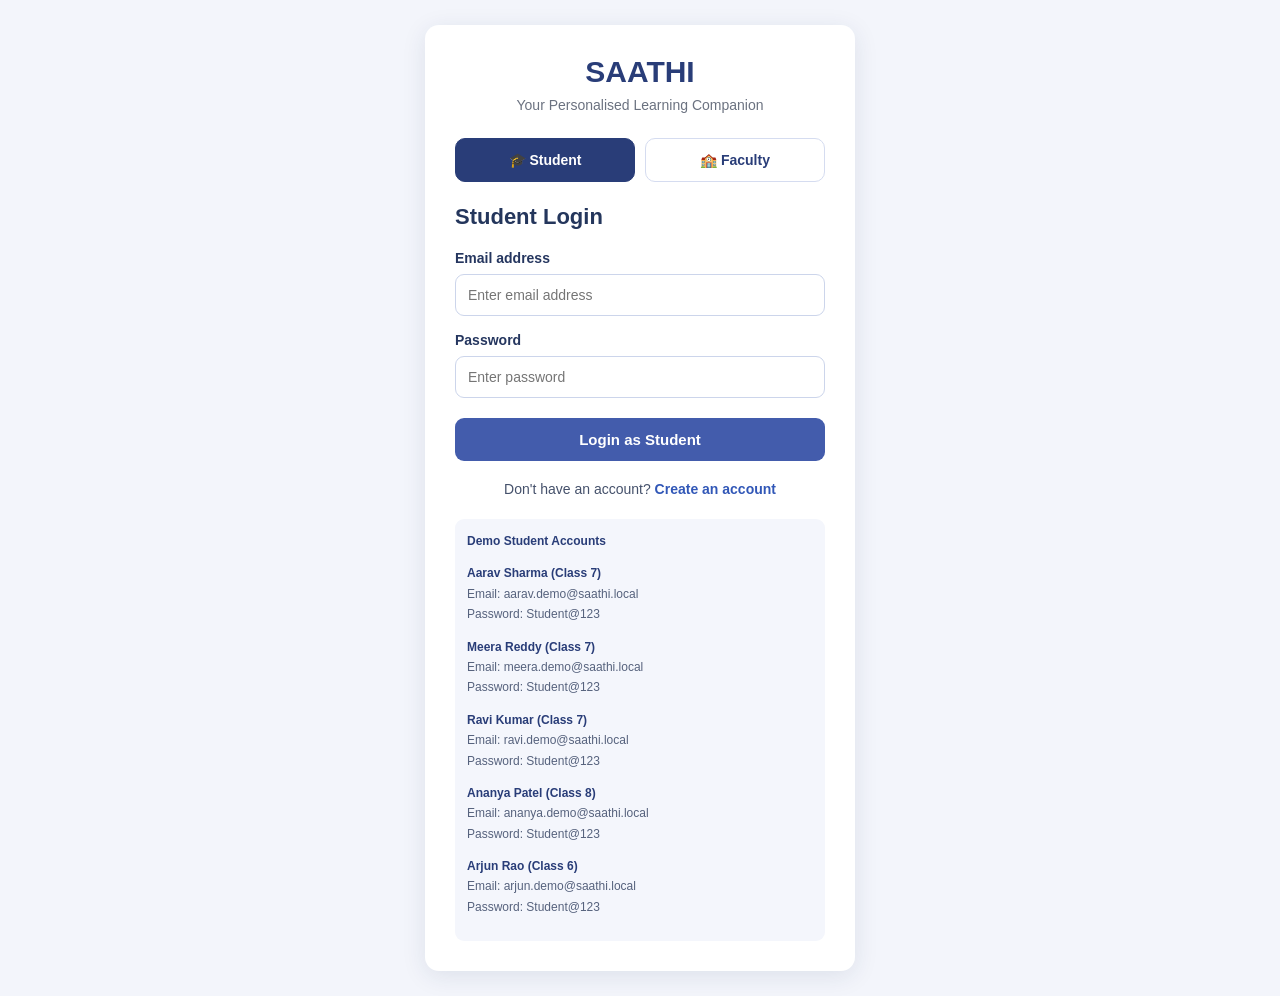
<file: index.html>
<!DOCTYPE html>
<html lang="en">
<head>
  <meta charset="UTF-8">
  <meta name="viewport" content="width=device-width, initial-scale=1.0">
  <title>SAATHI | Adaptive Learning</title>
  <link rel="stylesheet" href="style.css">
  <link rel="manifest" href="manifest.json">

  <style>
    .lesson-roadmap {
      display: grid;
      grid-template-columns: repeat(3, 1fr);
      gap: 10px;
      margin: 18px 0;
    }

    .lesson-roadmap div {
      padding: 12px;
      text-align: center;
      background: #f1f4ff;
      border-radius: 10px;
      color: #293b70;
      font-weight: 600;
      font-size: 14px;
    }

    .lesson-roadmap .active-step {
      background: #293b70;
      color: white;
    }

    .lesson-part {
      background: #f8f9fd;
      border: 1px solid #e6eaf3;
      border-radius: 12px;
      padding: 18px;
      margin: 16px 0;
    }

    .lesson-part h2 {
      margin: 0 0 10px;
      font-size: 19px;
    }

    .lesson-part p {
      line-height: 1.7;
      margin-bottom: 0;
    }

    .lesson-label {
      display: block;
      margin-bottom: 9px;
      font-size: 12px;
      font-weight: bold;
      letter-spacing: 1px;
      color: #5268ad;
    }

    .lesson-tip {
      padding: 15px;
      border-left: 4px solid #5268ad;
      background: #f1f4ff;
      border-radius: 7px;
      margin: 18px 0;
      line-height: 1.6;
    }

    .lesson-actions {
      display: flex;
      gap: 10px;
      flex-wrap: wrap;
      align-items: center;
      margin-top: 20px;
    }

    .hint-box {
      margin: 14px 0;
      padding: 14px;
      border-left: 4px solid #5268ad;
      border-radius: 8px;
      background: #f1f4ff;
      color: #293b70;
      line-height: 1.6;
    }

    .hint-box strong {
      display: block;
      margin-bottom: 5px;
    }

    #hintBtn {
      margin: 8px 0;
    }

    @media (max-width: 600px) {
      .lesson-roadmap div {
        padding: 10px 5px;
        font-size: 12px;
      }

      .lesson-part {
        padding: 14px;
      }
    }
  </style>
</head>

<body>
  <header class="header">
    <a class="brand" href="#" data-go="homePage">
      <span class="logo">S</span>
      <span><b>SAATHI</b><small>Your learning buddy</small></span>
    </a>

    <nav>
      <button class="nav-link active" data-go="homePage">Home</button>
      <button class="nav-link" data-go="topicsPage">Topics</button>
      <button class="nav-link" data-go="progressPage">My Progress</button>
      <button class="nav-link" id="studentLogoutBtn" type="button">Logout</button>
    </nav>
  </header>

  <main class="container">

    <section id="homePage" class="page">
      <div class="hero">
        <p class="eyebrow">ADAPTIVE LEARNING · CLASSES 6–10</p>
        <h1>Learn at your own pace.</h1>
        <p>Choose your class, explore school subjects, learn a concept, and practise at your own pace.</p>
      </div>

      <div class="card">
        <p class="eyebrow">GET STARTED</p>
        <h2>Choose your learning path</h2>

        <div class="form-grid">
          <label>Your name
            <input id="studentName" placeholder="Enter your name" maxlength="30">
          </label>

          <label>Class
            <select id="classSelect">
              <option>Class 6</option>
              <option>Class 7</option>
              <option>Class 8</option>
              <option>Class 9</option>
              <option>Class 10</option>
            </select>
          </label>

          <label>Subject
            <select id="subjectSelect">
              <option>Mathematics</option>
              <option>Science</option>
              <option>Social Studies</option>
              <option>English</option>
              <option>Hindi</option>
              <option>Telugu</option>
            </select>
          </label>

          <label>Topic
            <select id="topicSelect"></select>
          </label>
        </div>

        <p class="note">Sample learning content for demonstration. Topics should be checked against the school's syllabus.</p>
        <button id="startBtn" class="primary">Start Learning →</button>
      </div>

      <div class="feature-grid">
        <article class="feature">
          <span>01</span>
          <h3>Learn</h3>
          <p>Understand concepts through short lessons and examples.</p>
        </article>

        <article class="feature">
          <span>02</span>
          <h3>Solve</h3>
          <p>Practise questions, use hints, and read explanations.</p>
        </article>

        <article class="feature">
          <span>03</span>
          <h3>Test</h3>
          <p>Check your understanding and get a suggested next step.</p>
        </article>
      </div>
    </section>

    <section id="topicsPage" class="page hidden">
      <div class="page-heading">
        <p class="eyebrow">EXPLORE</p>
        <h1>Choose a topic</h1>
        <p>Select a class and subject to see the available sample topics.</p>
      </div>

      <div class="form-grid">
        <label>Class
          <select id="browseClass">
            <option>Class 6</option>
            <option>Class 7</option>
            <option>Class 8</option>
            <option>Class 9</option>
            <option>Class 10</option>
          </select>
        </label>

        <label>Subject
          <select id="browseSubject">
            <option>Mathematics</option>
            <option>Science</option>
            <option>Social Studies</option>
            <option>English</option>
            <option>Hindi</option>
            <option>Telugu</option>
          </select>
        </label>
      </div>

      <div id="topicCards" class="topic-grid"></div>
    </section>

    <section id="lessonPage" class="page hidden">
      <button class="back-button" data-go="topicsPage">← Back to topics</button>

      <div class="lesson-layout">
        <article class="card">
          <p class="eyebrow">PART 1 · LEARN</p>
          <span id="levelBadge" class="badge">Foundation</span>
          <p id="lessonMeta" class="muted"></p>
          <h1 id="lessonTitle">Mini Lesson</h1>

          <p>Understand the concept before attempting the questions.</p>

          <div class="lesson-roadmap">
            <div class="active-step">1. Learn</div>
            <div>2. Solve</div>
            <div>3. Test</div>
          </div>

          <section class="lesson-part">
            <span class="lesson-label">01 · KEY IDEA</span>
            <h2>Understand the concept</h2>
            <p id="lessonText"></p>
          </section>

          <section class="lesson-part">
            <span class="lesson-label">02 · WORKED EXAMPLE</span>
            <h2>Learn by example</h2>
            <p id="lessonExample"></p>
          </section>

          <div class="lesson-tip">
            <strong>Before you start practising</strong>
            <p>Can you explain the main idea in your own words? Follow the example carefully. You can return to this lesson whenever you need help.</p>
          </div>

          <div class="lesson-actions">
            <button id="startQuizBtn" class="primary">I Understand — Start Practice →</button>
          </div>
        </article>

        <aside class="card side-card">
          <p class="eyebrow">YOUR LEARNING PATH</p>
          <h3>Learn · Solve · Test</h3>
          <p><strong>Learn:</strong> Read the concept and example.</p>
          <p><strong>Solve:</strong> Answer questions, use hints, and review explanations.</p>
          <p><strong>Test:</strong> Check your understanding through a short quiz.</p>
          <p>Your teacher can review or change your learning recommendation.</p>
        </aside>
      </div>
    </section>

    <section id="quizPage" class="page hidden">
      <button class="back-button" data-go="lessonPage">← Back to lesson</button>

      <article class="card">
        <p class="eyebrow">PART 2 · SOLVE</p>

        <div class="title-line">
          <h1 id="quizTitle">Practice</h1>
          <span id="questionCount" class="muted"></span>
        </div>

        <div class="progress-track">
          <div id="progressBar"></div>
        </div>

        <h2 id="questionText"></h2>
        <div id="options" class="options"></div>

        <button id="hintBtn" class="secondary" type="button">
          Need a hint? 💡
        </button>

        <div id="hintBox" class="hint-box hidden" role="status" aria-live="polite">
          <strong>Here's a hint</strong>
          <p id="hintText"></p>
        </div>

        <p id="feedback" aria-live="polite"></p>
        <button id="answerBtn" class="primary" disabled>Check Answer</button>
      </article>
    </section>

    <section id="resultPage" class="page hidden">
      <article class="card result-card">
        <p class="eyebrow">PART 3 · YOUR RESULTS</p>
        <h1 id="resultTitle"></h1>
        <p id="resultMessage"></p>

        <div class="stats">
          <div>
            <strong id="scoreValue">0/5</strong>
            <span>Correct answers</span>
          </div>
          <div>
            <strong id="accuracyValue">0%</strong>
            <span>Accuracy</span>
          </div>
        </div>

        <div class="recommendation">
          <h3 id="recommendationTitle"></h3>
          <p id="recommendationText"></p>
        </div>

        <h3>Why this recommendation?</h3>
        <p id="reasonText"></p>

        <div class="button-row">
          <button id="restartBtn" class="primary">Try Again</button>
          <button id="resultTopicsBtn" class="secondary">Choose Another Topic</button>
        </div>
      </article>
    </section>

    <section id="progressPage" class="page hidden">
      <div class="page-heading">
        <p class="eyebrow">YOUR JOURNEY</p>
        <h1>My Progress</h1>
        <p>Review your previous quiz attempts.</p>
      </div>

      <div class="stats">
        <div>
          <strong id="roundsValue">0</strong>
          <span>Quizzes completed</span>
        </div>
        <div>
          <strong id="bestValue">—</strong>
          <span>Best accuracy</span>
        </div>
        <div>
          <strong id="currentLevel">Not started</strong>
          <span>Last recommended level</span>
        </div>
      </div>

      <article class="card">
        <h2>Recent Activity</h2>
        <div id="historyList" class="history-list">Complete a quiz to see your progress.</div>
       <p class="note" id="progressNote">Progress is saved in this browser; it doesn't automatically sync between devices.</p>
      </article>
    </section>

    <section class="teacher-note">
      <b>Learning made simple.</b>
      <p>SAATHI offers short lessons, hints, practice, and learning suggestions while keeping teachers in control.</p>
    </section>

  </main>

  <footer>SAATHI · Adaptive Learning Prototype</footer>

  <script src="script.js"></script>

  <script>
    if ("serviceWorker" in navigator) {
      window.addEventListener("load", () => {
        navigator.serviceWorker.register("./service-worker.js")
          .catch(error => console.error("Offline setup failed:", error));
      });
    }
  </script>
</body> v
</html>
</file>
<file: style.css>
@import url('https://fonts.googleapis.com/css2?family=Inter:wght@400;500;600;700;800&display=swap');

:root {
  --primary: #5b5bd6;
  --primary-dark: #4444b5;
  --background: #f6f7fc;
  --surface: #ffffff;
  --text: #20213a;
  --muted: #72748b;
  --border: #e5e6f0;
  --radius: 18px;
}

* { box-sizing: border-box; }

body {
  margin: 0;
  font-family: 'Inter', sans-serif;
  background: var(--background);
  color: var(--text);
  line-height: 1.6;
}

button, input, select { font: inherit; }
button { cursor: pointer; }

.header {
  display: flex;
  align-items: center;
  justify-content: space-between;
  gap: 20px;
  padding: 16px 7%;
  background: white;
  border-bottom: 1px solid var(--border);
  position: sticky;
  top: 0;
  z-index: 10;
}

.brand {
  display: flex;
  align-items: center;
  gap: 12px;
  color: var(--text);
  text-decoration: none;
}

.logo {
  width: 44px;
  height: 44px;
  display: grid;
  place-items: center;
  border-radius: 14px;
  background: var(--primary);
  color: white;
  font-size: 24px;
  font-weight: 800;
}

.brand small {
  display: block;
  color: var(--muted);
  font-size: 11px;
}

nav { display: flex; gap: 8px; }

.nav-link {
  border: none;
  background: transparent;
  color: var(--muted);
  padding: 10px 14px;
  border-radius: 10px;
}

.nav-link:hover, .nav-link.active {
  background: #eeeeff;
  color: var(--primary);
}

.container {
  width: min(1100px, 90%);
  margin: 35px auto;
  min-height: 65vh;
}

.page { animation: appear 0.25s ease; }
.hidden { display: none !important; }

@keyframes appear {
  from { opacity: 0; transform: translateY(5px); }
  to { opacity: 1; transform: translateY(0); }
}

.hero {
  padding: 55px 35px;
  margin-bottom: 25px;
  border-radius: 24px;
  background: linear-gradient(125deg, #e9eaff, #f8edff);
}

.hero h1, .page-heading h1 {
  font-size: clamp(30px, 5vw, 45px);
  line-height: 1.2;
  margin: 8px 0 15px;
  letter-spacing: -1.5px;
}

.hero > p:last-child { max-width: 650px; color: #575976; }

.eyebrow {
  color: var(--primary);
  font-size: 11px;
  font-weight: 800;
  letter-spacing: 1.5px;
}

.card {
  background: var(--surface);
  padding: 28px;
  border: 1px solid var(--border);
  border-radius: var(--radius);
  margin-bottom: 24px;
  box-shadow: 0 5px 20px rgba(30, 30, 80, 0.025);
}

.card h2, .card h3 { margin-top: 0; }

.form-grid {
  display: grid;
  grid-template-columns: repeat(2, minmax(0, 1fr));
  gap: 20px;
  margin: 24px 0;
}

label {
  display: flex;
  flex-direction: column;
  gap: 8px;
  font-size: 13px;
  font-weight: 600;
}

input, select {
  width: 100%;
  min-width: 0;
  padding: 12px 14px;
  border: 1px solid var(--border);
  border-radius: 10px;
  background: white;
  color: var(--text);
  outline: none;
}

input:focus, select:focus {
  border-color: var(--primary);
  box-shadow: 0 0 0 3px #5b5bd61a;
}

.primary, .secondary {
  border-radius: 10px;
  padding: 12px 19px;
  font-weight: 700;
  transition: 0.2s;
}

.primary { background: var(--primary); color: white; border: 1px solid var(--primary); }
.primary:hover { background: var(--primary-dark); }
.primary:disabled { opacity: 0.45; cursor: not-allowed; }
.secondary { background: white; color: var(--primary); border: 1px solid var(--border); }
.secondary:hover { background: #f3f3ff; }

.note, .muted { color: var(--muted); font-size: 12px; }

.feature-grid, .topic-grid {
  display: grid;
  grid-template-columns: repeat(3, minmax(0, 1fr));
  gap: 18px;
}

.feature, .topic-card {
  padding: 23px;
  background: white;
  border: 1px solid var(--border);
  border-radius: var(--radius);
}

.feature span { color: var(--primary); font-weight: 800; }
.feature h3 { margin-bottom: 5px; }
.feature p, .topic-card p { color: var(--muted); font-size: 13px; }

.page-heading { margin-bottom: 25px; }
.toolbar { max-width: 280px; margin-bottom: 22px; }

.topic-card {
  display: flex;
  flex-direction: column;
  align-items: flex-start;
}

.topic-icon { font-size: 27px; margin-bottom: 12px; }
.topic-card h3 { margin: 0; }
.topic-card p { flex-grow: 1; }
.topic-card button { margin-top: auto; }

.back-button {
  border: none;
  background: transparent;
  color: var(--primary);
  font-weight: 700;
  padding: 8px 0 20px;
}

.lesson-layout {
  display: grid;
  grid-template-columns: minmax(0, 2fr) minmax(220px, 1fr);
  gap: 20px;
}

.badge {
  display: inline-block;
  background: #eeeeff;
  color: var(--primary);
  border-radius: 20px;
  padding: 5px 12px;
  font-size: 12px;
  font-weight: 700;
}

.example-box, .recommendation {
  background: #f4f4ff;
  border-left: 4px solid var(--primary);
  border-radius: 8px;
  padding: 17px;
  margin: 24px 0;
}

.example-box p, .recommendation p { margin-bottom: 0; }
.side-card { background: #fbfaff; }

.title-line {
  display: flex;
  align-items: center;
  justify-content: space-between;
  gap: 12px;
}

.progress-track {
  height: 7px;
  background: #ededf5;
  border-radius: 20px;
  overflow: hidden;
  margin: 18px 0 28px;
}

#progressBar {
  height: 100%;
  width: 0;
  background: var(--primary);
  transition: width 0.3s;
}

#questionText { font-size: 21px; }
.options { display: grid; gap: 12px; margin: 22px 0; }

.option {
  display: flex;
  align-items: center;
  gap: 12px;
  padding: 14px 16px;
  background: white;
  border: 1px solid var(--border);
  border-radius: 12px;
  cursor: pointer;
}

.option:hover { border-color: var(--primary); background: #fafaff; }
.option.selected { border-color: var(--primary); background: #f0f0ff; }
.option.correct { border-color: #2ca578; background: #effbf5; }
.option.wrong { border-color: #db6464; background: #fff3f3; }
.option input { width: auto; accent-color: var(--primary); }

#feedback { font-size: 14px; font-weight: 600; }

.stats {
  display: grid;
  grid-template-columns: repeat(3, minmax(0, 1fr));
  gap: 15px;
  margin: 25px 0;
}

.stats > div {
  background: white;
  border: 1px solid var(--border);
  border-radius: 14px;
  padding: 20px;
}

.stats strong {
  display: block;
  color: var(--primary);
  font-size: 25px;
  margin-bottom: 5px;
}

.stats span { color: var(--muted); font-size: 12px; }
.result-card { max-width: 800px; margin: 0 auto; }
.button-row { display: flex; flex-wrap: wrap; gap: 12px; }
.history-list { display: grid; gap: 12px; }

.history-item {
  display: flex;
  align-items: center;
  justify-content: space-between;
  gap: 15px;
  padding: 14px;
  border: 1px solid var(--border);
  border-radius: 12px;
}

.history-item p { margin: 3px 0 0; color: var(--muted); font-size: 12px; }
.history-score { color: var(--primary); font-weight: 800; white-space: nowrap; }

.teacher-note {
  padding: 20px;
  background: white;
  border: 1px dashed #c7c7df;
  border-radius: 14px;
  color: var(--muted);
  font-size: 13px;
}

.teacher-note p { margin-bottom: 0; }

footer {
  padding: 25px;
  text-align: center;
  color: var(--muted);
  font-size: 12px;
  border-top: 1px solid var(--border);
}

@media (max-width: 700px) {
  .header { padding: 14px 5%; flex-wrap: wrap; }
  nav { width: 100%; justify-content: space-between; }
  .nav-link { padding: 9px; font-size: 12px; }
  .container { width: 92%; margin: 22px auto; }
  .hero { padding: 35px 22px; }
  .card { padding: 21px; }
  .form-grid, .feature-grid, .topic-grid, .lesson-layout { grid-template-columns: 1fr; }
  .stats { grid-template-columns: 1fr; }
  .stats > div { padding: 15px; }
  .stats strong { font-size: 22px; }
  .button-row > button { width: 100%; }
  .history-item { align-items: flex-start; flex-direction: column; }
}
</file>
